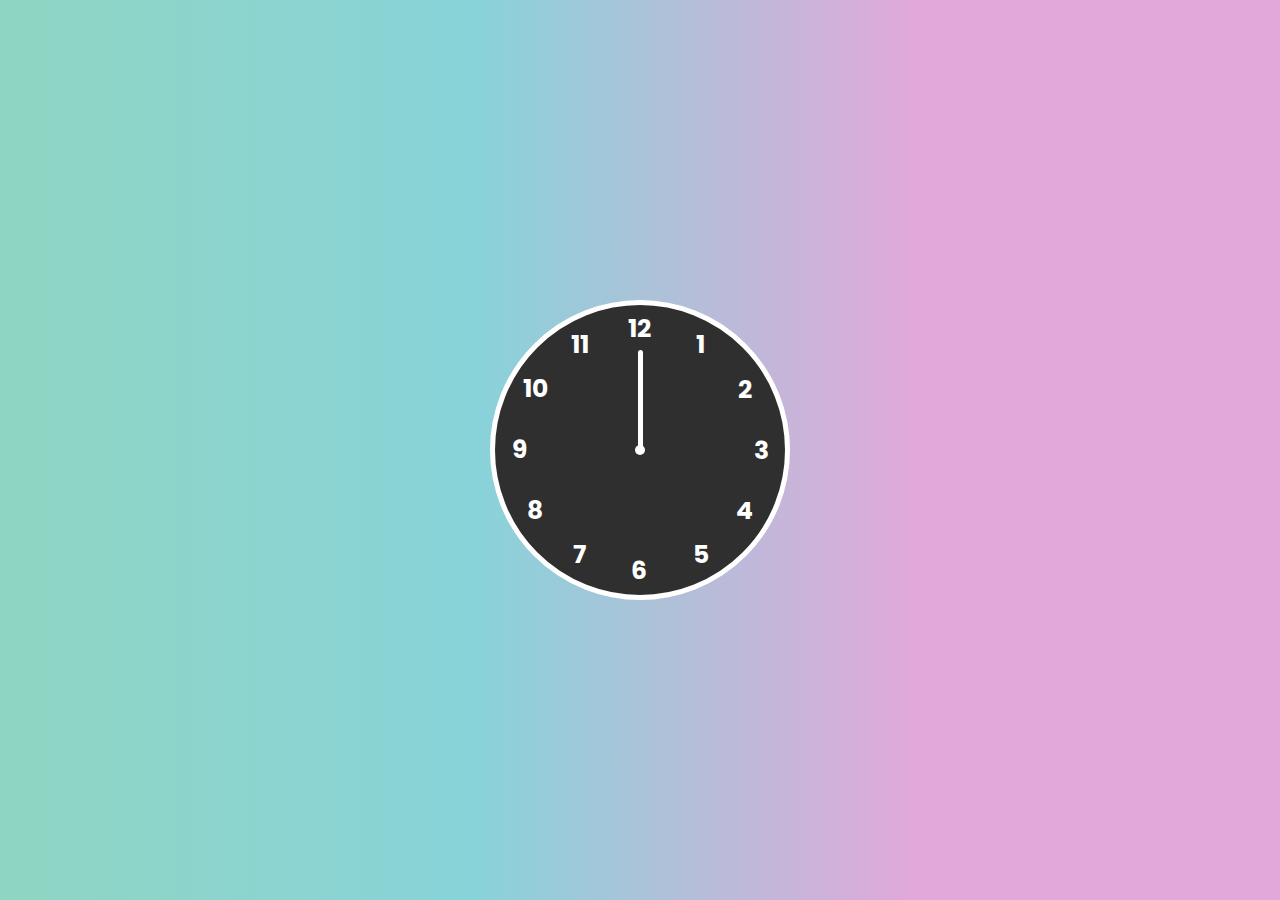
<file: Analog Clock/index.html>
<!DOCTYPE html>
<html lang="en">
<head>
    <meta charset="UTF-8">
    <meta name="viewport" content="width=device-width, initial-scale=1.0">
    <link rel="stylesheet" href="style.css">
    <script src="./script.js" defer></script>
    <title>Analog clock</title>
</head>
<body>
    
    <div class="main">

        <div class="needle hr" style="--h:60px; --clr:red"><span></span></div>
        <div class="needle min" style="--h:80px; --clr:blue"><span></span></div>
        <div class="needle sec" style="--h:100px; --clr:white"><span></span></div>
        <ul>
            <li style="--i:1"><span>1</span></li>
            <li style="--i:2"><span>2</span></li>
            <li style="--i:3"><span>3</span></li>
            <li style="--i:4"><span>4</span></li>
            <li style="--i:5"><span>5</span></li>
            <li style="--i:6"><span>6</span></li>
            <li style="--i:7"><span>7</span></li>
            <li style="--i:8"><span>8</span></li>
            <li style="--i:9"><span>9</span></li>
            <li style="--i:10"><span>10</span></li>
            <li style="--i:11"><span>11</span></li>
            <li style="--i:12"><span>12</span></li>
        </ul>
    </div>



</body>
</html>
</file>
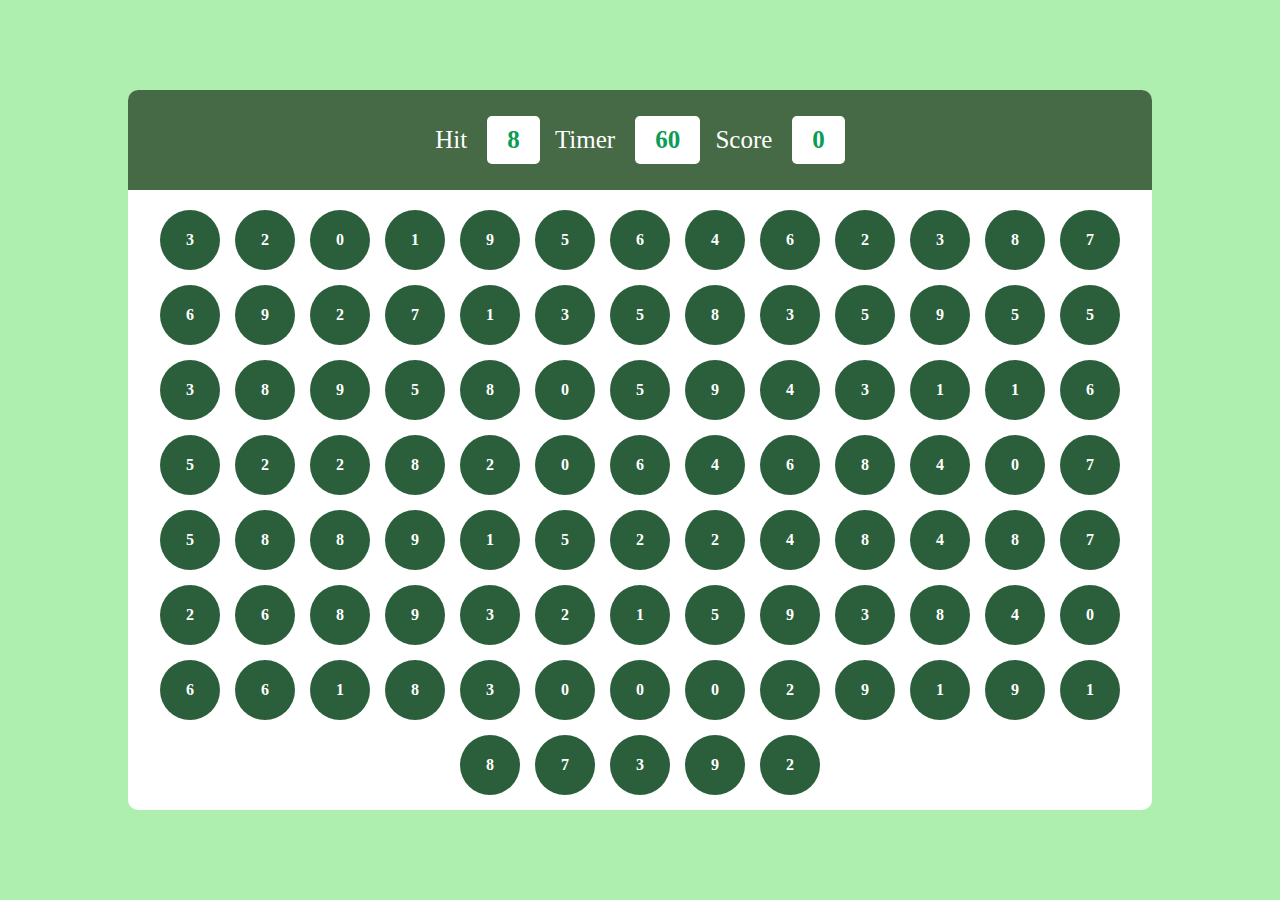
<file: Bubble Game/index.html>
<!DOCTYPE html>
<html lang="en">
<head>
    <meta charset="UTF-8">
    <meta name="viewport" content="width=device-width, initial-scale=1.0"> 
    <link rel="stylesheet" href="style.css">
    <script src="./script.js" defer></script>  
    <title>Document</title>
</head>
<body>
    <div id="main">
        <div id="panel">
            <div id="pnltop">
                <div class="elem">
                    <h2>Hit</h2>
                    <div id="hitval" class="box">5</div>
                </div>
                <div class="elem">
                    <h2>Timer</h2>
                    <div id="timerval" class="box">60</div>
                </div>
                <div class="elem">
                    <h2>Score</h2>
                    <div id= "scoreval" class="box">0</div>
                </div>
            </div>
            <div id="pnlbottom">
                <div class="bubble"></div>

            </div>
        </div>
    </div>
</body>
</html>
</file>
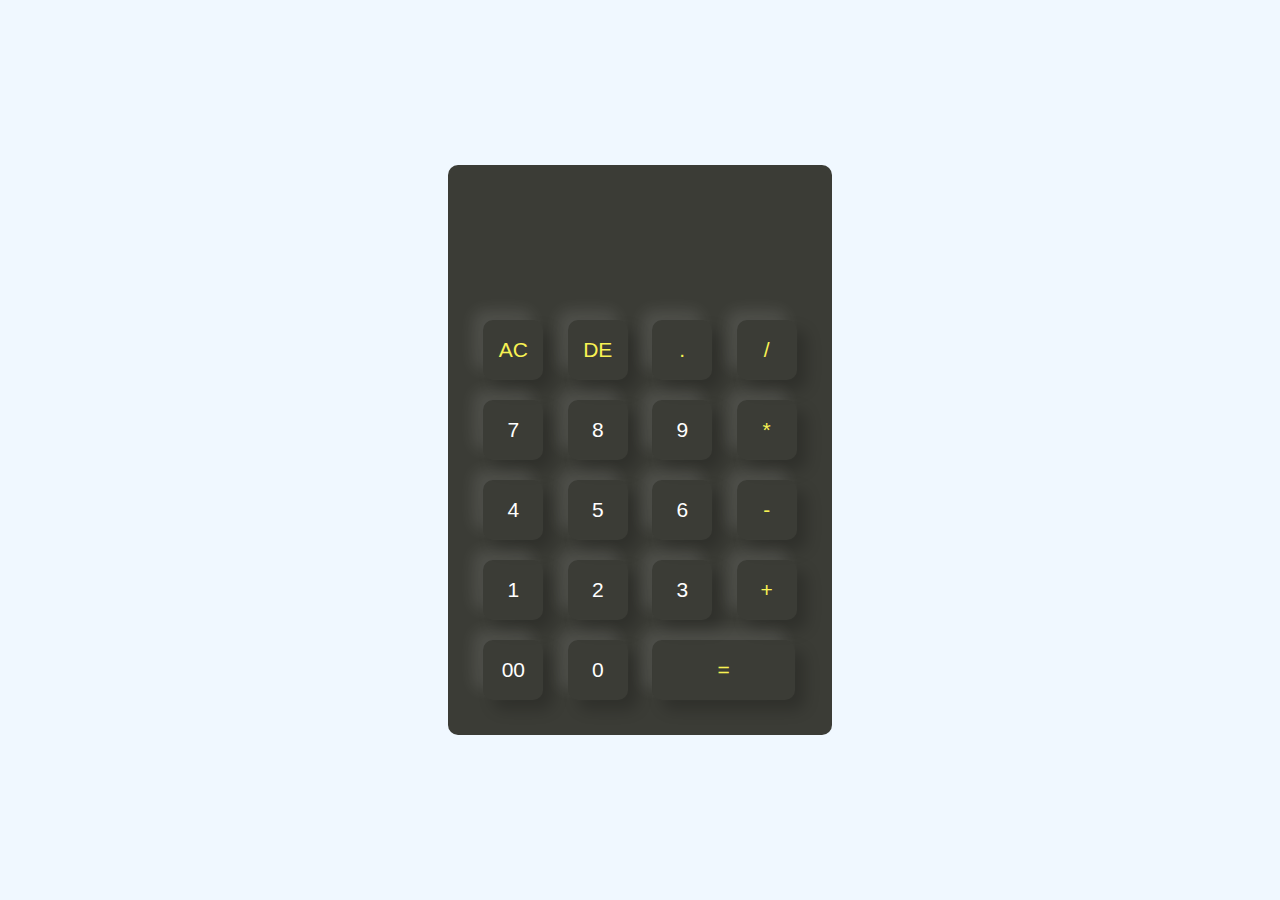
<file: Calculator/index.html>
<!DOCTYPE html>
<html lang="en">
<head>
    <meta charset="UTF-8">
    <meta name="viewport" content="width=device-width, initial-scale=1.0">
    <title>Calculator</title>
    <link rel="stylesheet" href="style.css">
    
</head>
<body>
    <div class="main">
        <div class="calculator">
            <form>

                <div class="result">
                    <input type="text" name="display">
                </div>

                <div>
                    <input class="change" type="button" value="AC" onclick="display.value = '' ">
                    <input class="change" type="button" value="DE" onclick="display.value = display.value.toString().slice(0,-1) ">
                    <input class="change" type="button" value="." onclick="display.value += '.' ">
                    <input class="change" type="button" value="/" onclick="display.value += '/' ">
                </div>

                <div>
                    <input type="button" value="7" onclick="display.value += '7' ">
                    <input type="button" value="8" onclick="display.value += '8' ">
                    <input type="button" value="9" onclick="display.value += '9' ">
                    <input type="button" value="*" onclick="display.value += '*' " class="change">
                </div>

                <div>
                    <input type="button" value="4" onclick="display.value += '4' ">
                    <input type="button" value="5" onclick="display.value += '5' ">
                    <input type="button" value="6" onclick="display.value += '6' ">
                    <input type="button" value="-" onclick="display.value += '-' " class="change">
                </div>

                <div>
                    <input type="button" value="1" onclick="display.value += '1' ">
                    <input type="button" value="2" onclick="display.value += '2' ">
                    <input type="button" value="3" onclick="display.value += '3' ">
                    <input type="button" value="+" onclick="display.value += '+' " class="change">
                </div>

                <div>
                    <input type="button" value="00" onclick="display.value += '00' ">
                    <input type="button" value="0" onclick="display.value += '0' ">
                    <input type="button" value="=" class="equal change" onclick="display.value = eval(display.value)">
                </div>

            </form>
        </div>
    </div>
</body>
</html>
</file>
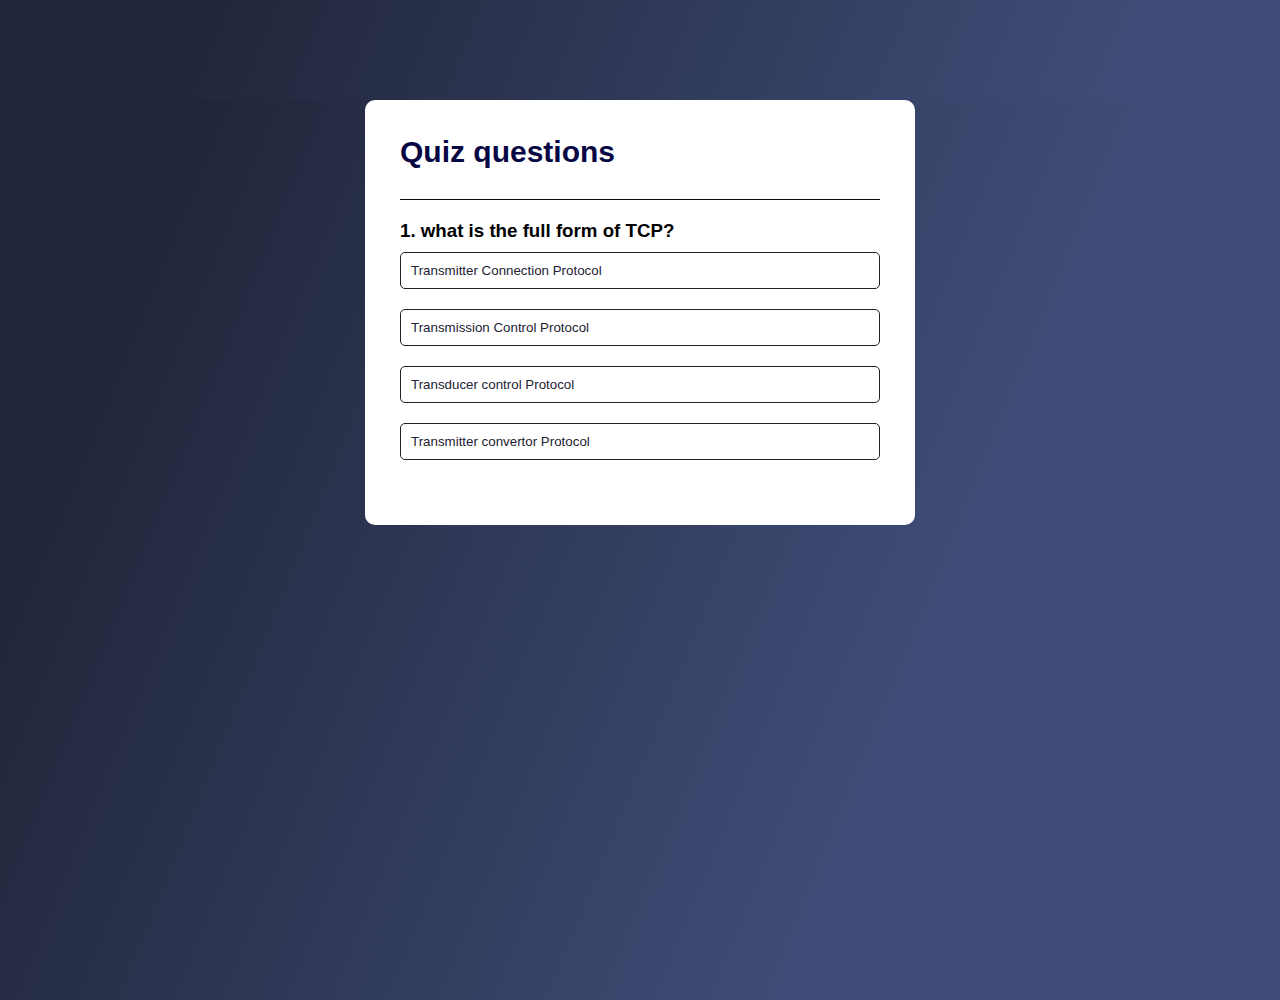
<file: Quiz App/index.html>
<!DOCTYPE html>
<html lang="en">
<head>
    <meta charset="UTF-8">
    <meta name="viewport" content="width=device-width, initial-scale=1.0">
    <link rel="stylesheet" href="style.css">
    <script src="script.js" defer></script>
    <title>Quiz App</title>
</head>
<body>
    <div class="app">
        <h1>Quiz questions</h1>
        <div class="quiz">
            <h3 id="questions">Question Start from here</h3>
            <div id="answer-button">
                <button class="btn"> Answer 1</button>
                <button class="btn"> Answer 2</button>
                <button class="btn"> Answer 3</button>
                <button class="btn"> Answer 4</button>
            </div>
            <button id="next-button">Next</button>
        </div>
    </div>
</body>
</html>
</file>
<file: Analog Clock/style.css>
@import url('https://fonts.googleapis.com/css2?family=Poppins:wght@200;300;400;500;600;700&family=Ubuntu:wght@400;500;700&display=swap');

*{
    margin: 0;
    padding: 0;
    box-sizing: border-box;
}

html,body{
    font-family: 'Poppins', sans-serif;
    width: 100%;
    height: 100%;
    background-color: #FAC4C1;
    background: rgb(143,213,195);
    background: linear-gradient(90deg, rgba(143,213,195,1) 1%, rgba(136,211,217,1) 37%, rgba(226,168,217,1) 72%);
    display: flex;
    justify-content: center;
    align-items: center;
    position: relative;
}

.main{
    background-color: rgb(47, 47, 47);
    width: 300px;
    height: 300px;
    border-radius: 50%;
    color: #fff;
    border: 5px solid #fff;
    box-shadow: 0px 0px 10px rgba(255,255,255,0.7),
    0px 0px 20px, rgba(0,0,0,0.7);
    font-size: 25px;
    font-weight: bold;
    display: flex;
    justify-content: center;
    align-items: center;
    position: relative;

}

.main ul li{
    list-style: none;
    position: absolute;
    text-align: center;
    transform: rotate(calc(30deg * var(--i)));
    inset: 5px;
}

.main ul li span{
    transform: rotate(calc(-30deg * var(--i)));
    display: inline-block;

}

.main:after{
    content: '';
    width: 10px;
    height: 10px;
    background-color: #fff;
    border-radius: 50%;
    position: absolute;
}

.needle{
    display: flex;
    justify-content: center;
    align-items: flex-end;
}
.needle span{
    width: 5px;
    height: var(--h);
    background-color: var(--clr);
    position: absolute;
    border-radius: 5px;

}
</file>
<file: Bubble Game/style.css>
*{
    font-family: "Gilroy";
    margin: 0;
    padding: 0;
    box-sizing: border-box;
}
html,body{
    width: 100%;
    height: 100%;
}

#main{
    display: flex; 
    align-items: center;
    justify-content: center;
    width: 100%;
    height: 100%;
    background-color: rgb(174, 238, 174);
}

#panel{
    overflow: hidden;
    width: 80%;
    height: 80%;
    background-color: #fff;
    border-radius: 10px;
}

#pnltop{
    padding: 0px 30%;
    display: flex;
    justify-content: space-between;
    align-items: center;
    color: #fff;
    width: 100%;
    height: 100px;
    background-color: rgb(69, 106, 69);
}

.elem{
    display: flex;
    align-items: center;
    gap: 20px;  
}

.elem h2{
    font-weight: 500;
    font-size: 25px;

}
.box{
    color: #0b9c56;
    padding: 10px 20px;
    font-weight: 600;
    font-size: 25px;
    border-radius: 5px;
    background-color: #fff;
}

#pnlbottom{
    align-items: center;
    justify-content: center;
    /* font-size: 50px;
    font-weight: 50px; */
    display: flex;
    gap: 15px;
    flex-wrap: wrap;
    padding: 20px;
    width: 100%;
    height: calc(100% - 100px);
    
}

.bubble{
    display: flex;
    align-items: center;
    justify-content: center;
    width: 60px;
    height: 60px;
    background-color: rgb(43, 95, 60);
    border-radius: 50%;
    color: #fff;
    font-weight: 700;

}

.bubble:hover{
    background-color: rgb(32, 53, 32);
    cursor: pointer;
}
</file>
<file: Calculator/style.css>
*{
    margin: 0;
    padding: 0;
    font-family: 'Poppins' , sans-serif;
    box-sizing: border-box;
}

.main{
    width: 100%;
    height: 100vh;
    background: #F0F8FF;
    display: flex;
    align-items: center;
    justify-content: center;
}

.calculator{
    background:#3b3c36;
    padding: 25px;
    border-radius: 10px;
}

.calculator form input{
    border: 0;
    outline: 0;
    background: transparent;
    width: 60px;
    height: 60px;
    border-radius: 10px;
    box-shadow: -10px -10px 15px rgba(255, 255, 255, 0.1), 10px 10px 15px rgba(0, 0, 0, 0.2);
    color: white;
    cursor: pointer;
    font-size: 21px;
    margin: 10px;
}

form .result{
    display: flex;
    justify-content: flex-end;
    margin: 20px 0;
}

form .result input{
    text-align: right;
    flex: 1;
    box-shadow: none;
    font-size: 40px;
}

form input.equal{
    width: 143px;
}

form input.change{
    color: rgb(248, 242, 83)
}
</file>
<file: Quiz App/style.css>
*{
    padding: 0;
    margin: 0;
    font-family: 'Poppins', sans-serif;
    box-sizing: border-box;
}

html,body{
    width: 100%;
    height: 100%;
    background: linear-gradient(112.1deg, rgb(32, 38, 57) 11.4%, rgb(63, 76, 119) 70.2%);
}

.app{
    background: #fff;
    width: 90%;
    max-width: 550px;
    margin: 100px auto 0;
    padding: 35px;
    border-radius: 10px;
}

.app h1{
    font-size: 30px;
    color: rgb(7, 7, 67);
    font-weight: 600;
    border-bottom: 1px solid #0c0c0c;
    padding-bottom: 30px;

}

.quiz{
    padding: 20px 0;
}

.quiz h2{
    font-size: 20px;
    color: black;
    font-weight: 600;
}

.btn{
    background: #fff;
    color: #223;
    font-weight: 500;
    width: 100%;
    border: 1px solid #222;
    padding: 10px;
    margin: 10px 0;
    text-align: left;
    border-radius: 5px;
    cursor: pointer;
    transition: all 0.3s;
}
.btn:hover:not([disabled]){
    background: #223;
    color: white;
}

.btn:disabled{
    cursor: no-drop;
}
#next-button{
    background: #08084e;
    color: white;
    font-weight: 600;
    width: 100px;
    border: 0;
    padding: 10px;
    margin: 20px auto 0;
    border-radius: 5px;
    cursor: pointer;
    display: none;
    
}


.correct{
    background: rgb(118, 183, 118);
}

.incorrect{
    background: rgb(222, 161, 161);
}
</file>
